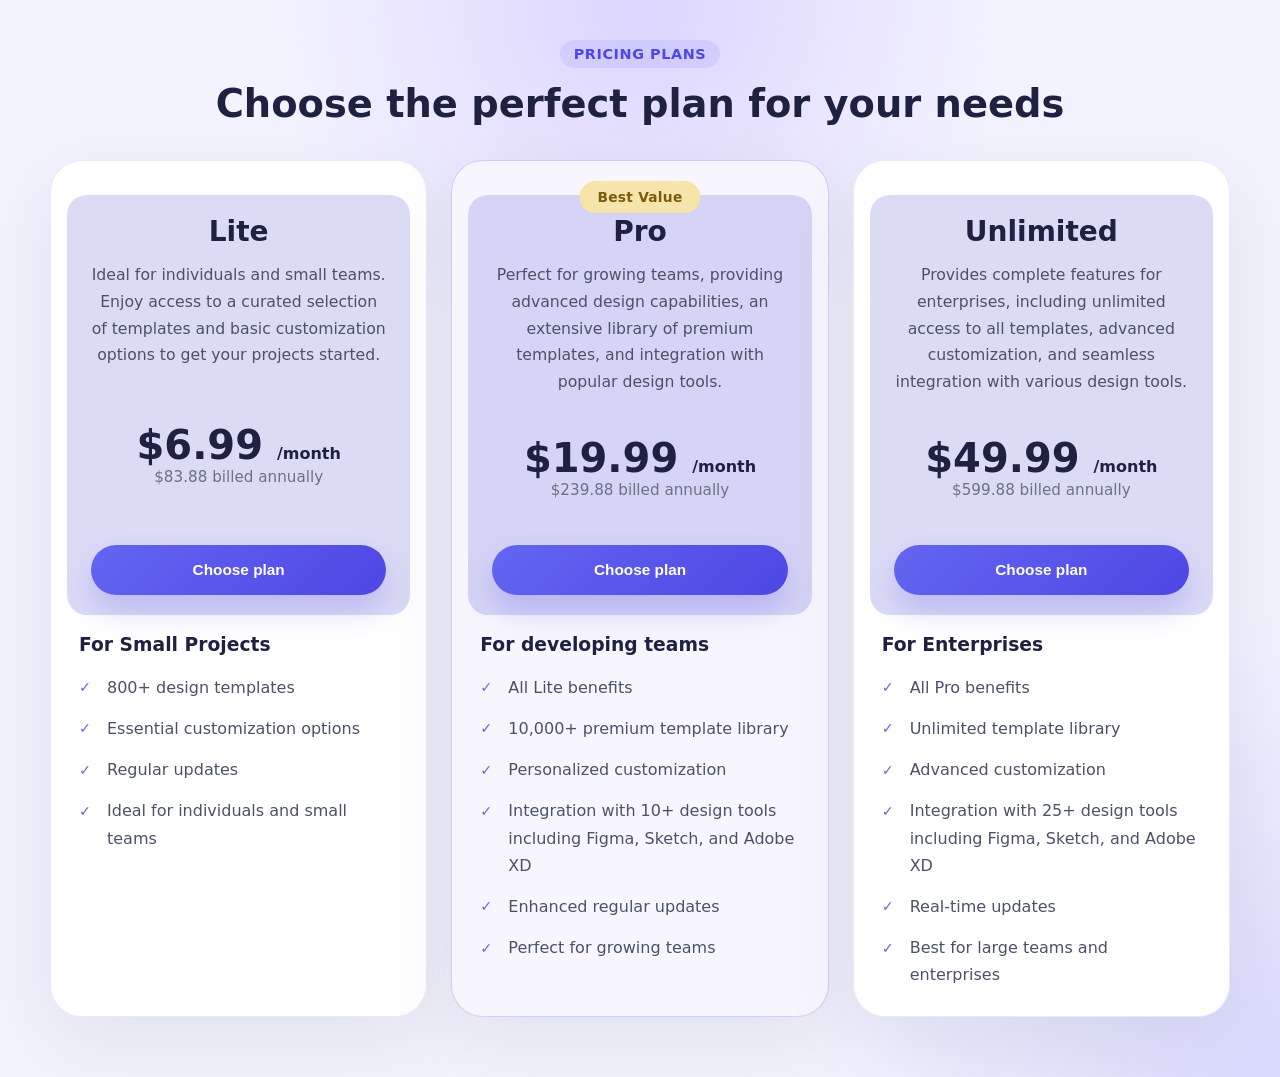
<file: Assisment2/index.html>
<!DOCTYPE html>
<html lang="en">
<head>
    <meta charset="UTF-8">
    <meta name="viewport" content="width=device-width, initial-scale=1.0">
    <title>Pricing Plans</title>
    <link rel="stylesheet" href="style.css">
</head>
<body>
    <main class="pricing-page">
        <section class="pricing-hero">
            <p class="eyebrow">Pricing Plans</p>
            <h1>Choose the perfect plan for your needs</h1>
        </section>

        <section class="pricing-grid">
            <article class="pricing-card">
            <div class="top-bg">
                <div class="card-top">
                    <h2>Lite</h2>
                    <p>Ideal for individuals and small teams. Enjoy access to a curated selection of templates and basic customization options to get your projects started.</p>
                </div>
                <div class="card-price">
                    <span class="price">$6.99 <span class="period">/month</span></span>
                    <p class="billing">$83.88 billed annually</p>
                </div>
                <button class="btn btn-primary">Choose plan</button>
            </div>
            <h3> For Small Projects</h3>
                <ul class="feature-list">
                    <li>800+ design templates</li>
                    <li>Essential customization options</li>
                    <li>Regular updates</li>
                    <li>Ideal for individuals and small teams</li>
                </ul>
            </article>

            <article class="pricing-card featured">
                <div class="best-badge">Best Value</div>
            <div class="top-bg">
                <div class="card-top">
                    <h2>Pro</h2>
                    <p>Perfect for growing teams, providing advanced design capabilities, an extensive library of premium templates, and integration with popular design tools.</p>
                </div>
                <div class="card-price">
                    <span class="price">$19.99 <span class="period">/month</span></span>
                    <p class="billing">$239.88 billed annually</p>
                </div>
                <button class="btn btn-primary">Choose plan</button>
            </div>
            <h3> For developing teams</h3>
                <ul class="feature-list">
                    <li>All Lite benefits</li>
                    <li>10,000+ premium template library</li>
                    <li>Personalized customization</li>
                    <li>Integration with 10+ design tools including Figma, Sketch, and Adobe XD</li>
                    <li>Enhanced regular updates</li>
                    <li>Perfect for growing teams</li>
                </ul>
            </article>

            <article class="pricing-card">
            <div class="top-bg">
                <div class="card-top">
                    <h2>Unlimited</h2>
                    <p>Provides complete features for enterprises, including unlimited access to all templates, advanced customization, and seamless integration with various design tools.</p>
                </div>
                <div class="card-price">
                    <span class="price">$49.99   <span class="period">/month</span></span>
                    <p class="billing">$599.88 billed annually</p>
                </div>
                <button class="btn btn-primary">Choose plan</button>
            </div>
            <h3> For Enterprises</h3>
                <ul class="feature-list">
                    <li>All Pro benefits</li>
                    <li>Unlimited template library</li>
                    <li>Advanced customization</li>
                    <li>Integration with 25+ design tools including Figma, Sketch, and Adobe XD</li>
                    <li>Real-time updates</li>
                    <li>Best for large teams and enterprises</li>
                </ul>
            </article>
        </section>
    </main>
</body>
</html>
</file>
<file: Assisment2/style.css>
* {
    box-sizing: border-box;
}

body {
    margin: 0;
    font-family: Inter, system-ui, -apple-system, BlinkMacSystemFont, 'Segoe UI', sans-serif;
    background: radial-gradient(circle at top, rgba(129, 94, 251, 0.2), transparent 30%),
                radial-gradient(circle at bottom right, rgba(99, 102, 241, 0.18), transparent 28%),
                #f3f3ff;
    color: #1f2140;
}

.pricing-page {
    min-height: 100vh;
    padding: 40px 24px 60px;
}

.pricing-hero {
    max-width: 860px;
    margin: 0 auto 36px;
    text-align: center;
}

.eyebrow {
    display: inline-block;
    margin: 0 0 16px;
    padding: 6px 14px;
    border-radius: 999px;
    background: rgba(99, 102, 241, 0.12);
    color: #4f46e5;
    font-size: 0.9rem;
    letter-spacing: 0.04em;
    text-transform: uppercase;
    font-weight: 700;
}

.pricing-hero h1 {
    margin: 0;
    font-size: clamp(2.3rem, 3vw, 3rem);
    line-height: 1.05;
}

.top-bg{
    background-color: #5757d636;
    text-align: center;
    margin: 0 -12px;
    padding: 20px 24px;
    border-radius: 20px;
    display: flex;
    flex-direction: column;
    justify-content: space-between;
    min-height: 420px;
}
.pricing-grid {
    display: grid;
    gap: 24px;
    max-width: 1180px;
    margin: 0 auto;
    grid-template-columns: repeat(3, minmax(0, 1fr));
    align-items: stretch;
}
.btn {
    border: none;
    border-radius: 999px;
    padding: 16px 24px;
    font-size: 0.96rem;
    font-weight: 700;
    cursor: pointer;
    transition: transform 0.2s ease, box-shadow 0.2s ease;
    width: 100%;
    max-width: 100%;
}

.pricing-card {
    position: relative;
    background: rgba(255,255,255,0.96);
    border: 1px solid rgba(99, 102, 241, 0.14);
    border-radius: 32px;
    padding: 34px 28px 28px;
    box-shadow: 0 24px 80px rgba(15, 23, 42, 0.08);
    display: flex;
    flex-direction: column;
    height: 100%;
    transition: transform 0.25s ease, border-color 0.25s ease;
}

.pricing-card:hover {
    transform: translateY(-4px);
    border-color: rgba(99, 102, 241, 0.28);
}

.featured {
    border-color: rgba(99, 102, 241, 0.28);
    background: #f7f6ff;
}

.best-badge {
    position: absolute;
    top: 20px;
    left: 50%;
    transform: translateX(-50%);
    background: #f6e4aa;
    color: #7c5b0d;
    padding: 8px 18px;
    border-radius: 999px;
    font-size: 0.86rem;
    font-weight: 700;
    letter-spacing: 0.02em;
}

.card-top h2 {
    margin: 0 0 14px;
    font-size: 1.75rem;
    text-align: center;
}

.card-top p {
    margin: 0;
    color: #4b5267;
    line-height: 1.7;
    font-size: 0.98rem;
    text-align: center;
}

.card-price {
    display: flex;
    align-items: baseline;
    flex-direction: column;
    gap: 0px;
    margin: 28px 0 10px;
    text-align: center; 
    justify-content: center;
    align-items: center;
}

.price {
    font-size: 2.5rem;
    font-weight: 800;
}

.period {
    /* color: #000000; */
    font-size: 1rem;
}

.billing {
    margin: 0 0 24px;
    color: #6b7280;
    font-size: 0.95rem;
    text-align: center;
}

.btn:hover {
    transform: translateY(-1px);
}

.btn-primary {
    color: white;
    background: linear-gradient(135deg, #6366f1, #4f46e5);
    box-shadow: 0 16px 30px rgba(79, 70, 229, 0.22);
}

.feature-list {
    margin: 0px;
    padding: 0;
    list-style: none;
    display: grid;
    gap: 14px;
}

.feature-list li {
    position: relative;
    padding-left: 28px;
    color: #4b5267;
    line-height: 1.7;
}

.feature-list li::before {
    content: '\2713';
    position: absolute;
    left: 0;
    top: 0.1em;
    color: #6366f1;
    font-size: 0.9rem;
}
</file>
